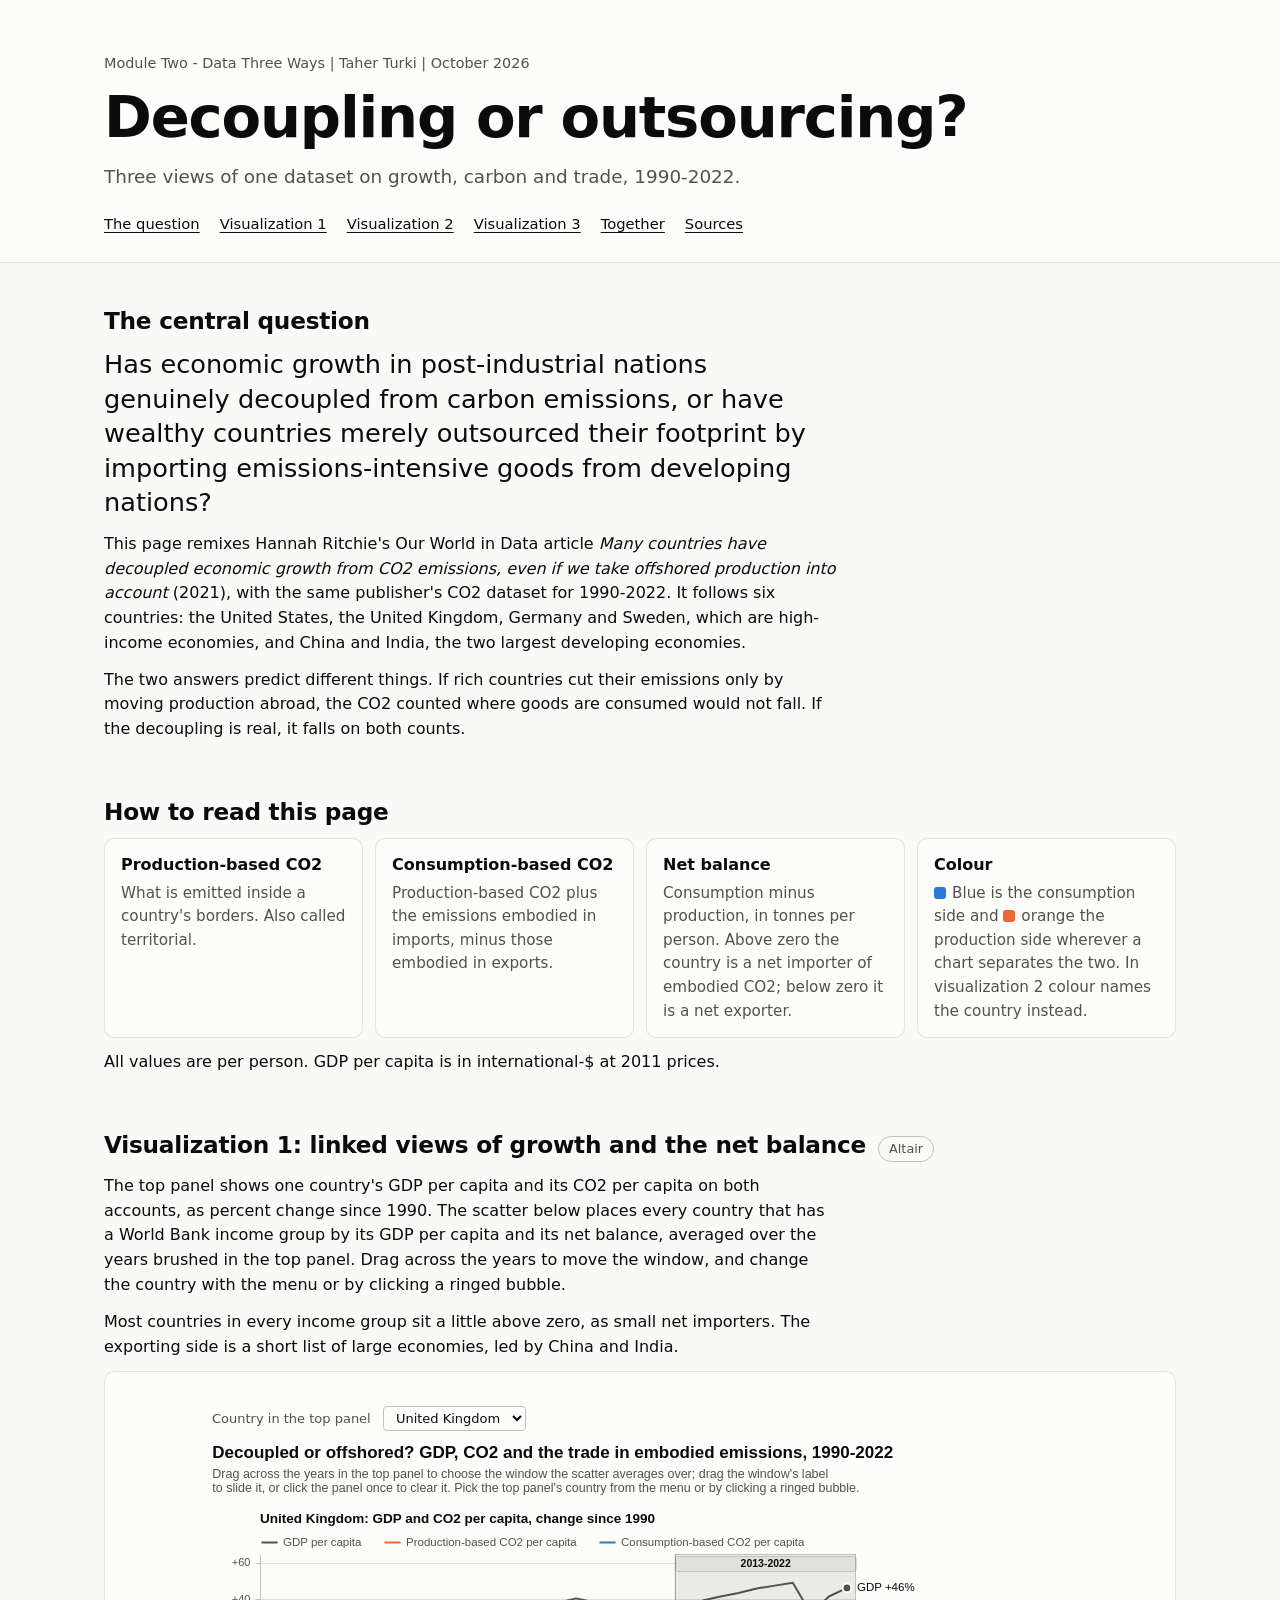
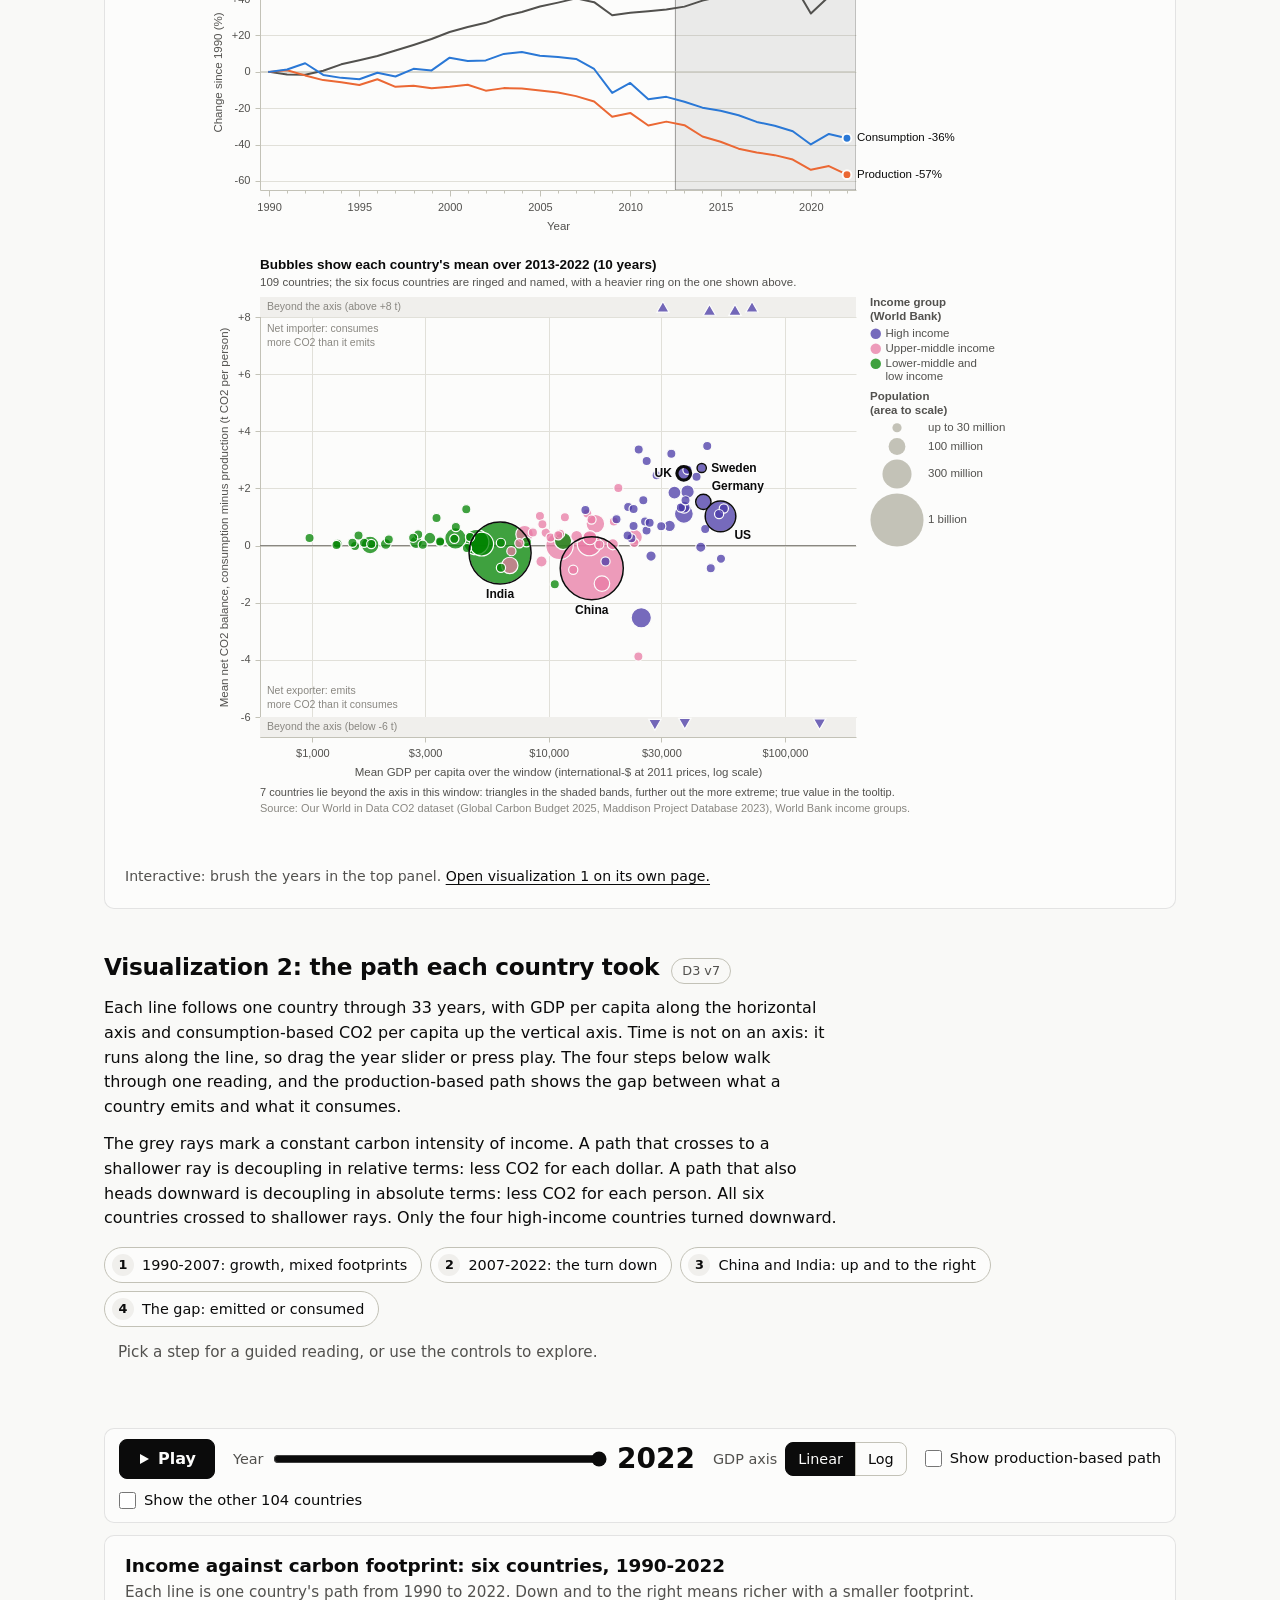
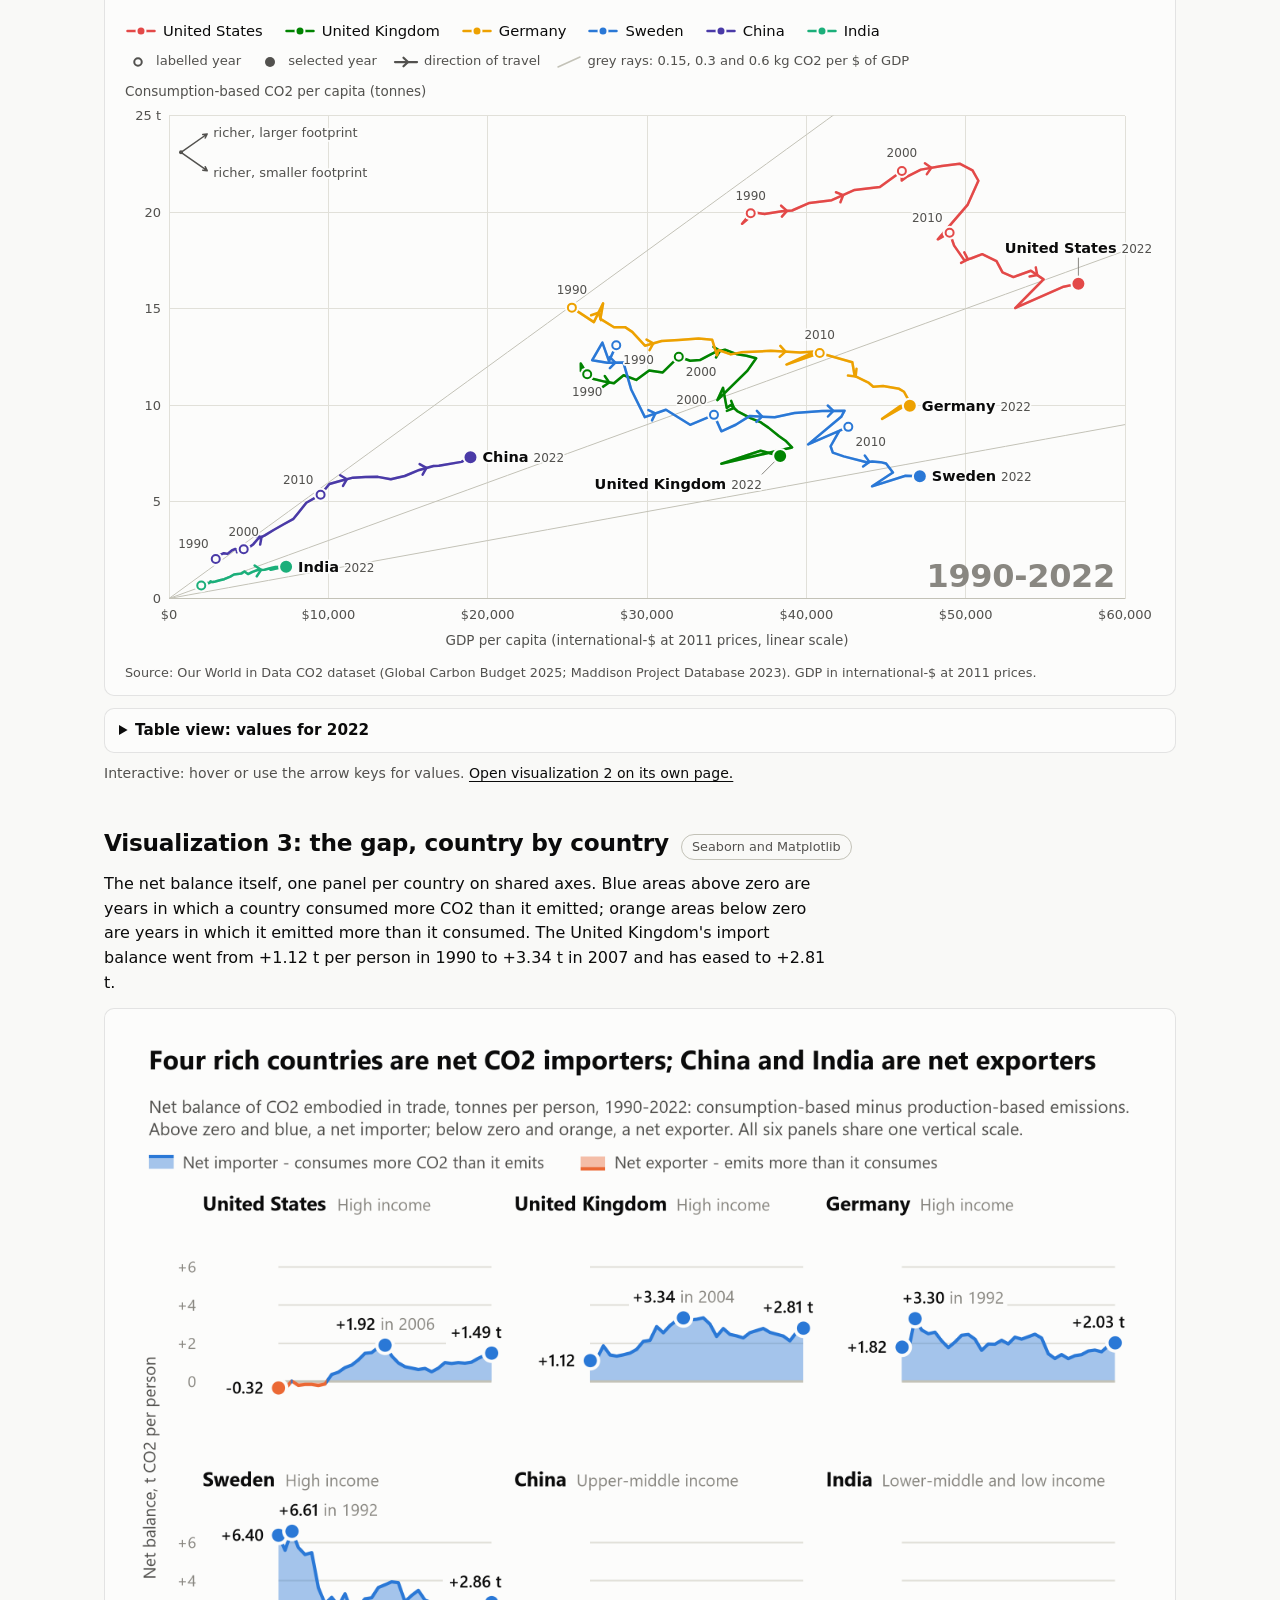
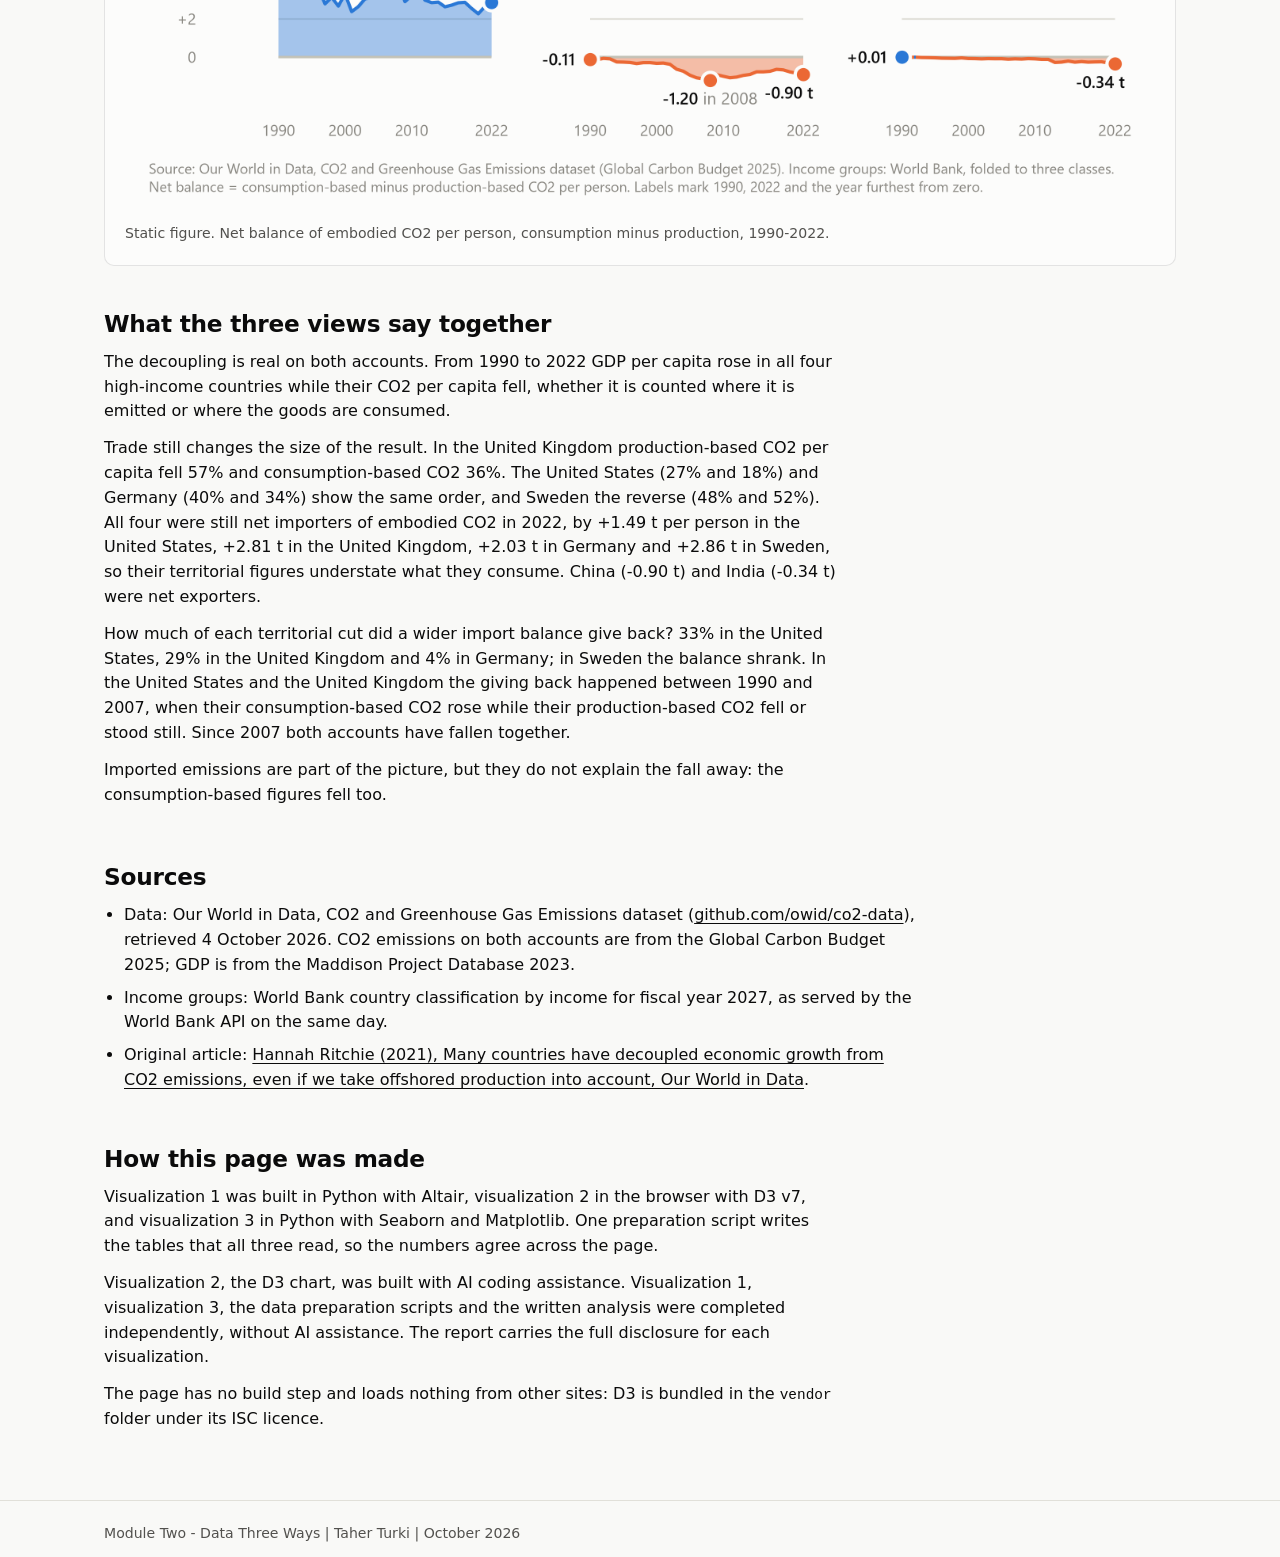
<file: index.html>
<!doctype html>
<!--
  index.html: the story page for Module Two - Data Three Ways.

  One question, three visualizations on three platforms:
    1. Altair linked views       altair_export.html, shown in an iframe
    2. D3 connected scatterplot  drawn live by d3_vis.js and d3_story.js
    3. Seaborn small multiples   img/vis3_seaborn_diverging.png

  The narrative copy sits in elements with fixed ids so it can be revised
  without touching the layout: copy-intro, copy-vis1, copy-vis2, copy-vis3,
  copy-synthesis. A span with a data-fact attribute holds a number; d3_story.js
  recomputes it from data/decoupling_data.js on load, and the text typed here
  is what a reader without JavaScript sees. Keep the spans when editing.

  No build step and no external request: D3 is in vendor/, there are no web
  fonts, and the page also works when opened straight from disk.
-->
<html lang="en">
<head>
<meta charset="utf-8">
<meta name="viewport" content="width=device-width, initial-scale=1">
<meta name="color-scheme" content="light">
<title>Decoupling or outsourcing? | Module Two - Data Three Ways</title>
<meta name="description" content="Three visualizations of GDP and CO2 per capita, 1990-2022: has growth decoupled from emissions, or were the emissions moved abroad?">
<link rel="icon" href="data:,">
<link rel="stylesheet" href="styles.css">
</head>
<body>
<a class="skip" href="#main">Skip to content</a>

<header class="masthead">
  <div class="wrap">
    <p class="byline">Module Two - Data Three Ways | Taher Turki | October 2026</p>
    <h1>Decoupling or outsourcing?</h1>
    <p class="standfirst">Three views of one dataset on growth, carbon and trade, 1990-2022.</p>
    <nav class="toc" aria-label="Sections of this page">
      <ul>
        <li><a href="#question">The question</a></li>
        <li><a href="#vis1">Visualization 1</a></li>
        <li><a href="#vis2">Visualization 2</a></li>
        <li><a href="#vis3">Visualization 3</a></li>
        <li><a href="#synthesis">Together</a></li>
        <li><a href="#sources">Sources</a></li>
      </ul>
    </nav>
  </div>
</header>

<main id="main">

  <section class="section" id="question" aria-labelledby="question-h">
    <div class="wrap">
      <h2 id="question-h">The central question</h2>
      <div class="prose" id="copy-intro">
        <p class="question">Has economic growth in post-industrial nations genuinely
          decoupled from carbon emissions, or have wealthy countries merely outsourced
          their footprint by importing emissions-intensive goods from developing
          nations?</p>
        <p>This page remixes Hannah Ritchie's Our World in Data article
          <cite>Many countries have decoupled economic growth from CO2 emissions, even if we take offshored production into account</cite> (2021), with
          the same publisher's CO2 dataset for
          <span data-fact="year_first">1990</span>-<span data-fact="year_last">2022</span>.
          It follows six countries: the United States, the United Kingdom, Germany and
          Sweden, which are high-income economies, and China and India, the two largest
          developing economies.</p>
        <p>The two answers predict different things. If rich countries cut their emissions
          only by moving production abroad, the CO2 counted where goods are consumed would
          not fall. If the decoupling is real, it falls on both counts.</p>
      </div>
    </div>
  </section>

  <section class="section" id="how-to-read" aria-labelledby="how-h">
    <div class="wrap">
      <h2 id="how-h">How to read this page</h2>
      <dl class="defs">
        <div>
          <dt>Production-based CO2</dt>
          <dd>What is emitted inside a country's borders. Also called territorial.</dd>
        </div>
        <div>
          <dt>Consumption-based CO2</dt>
          <dd>Production-based CO2 plus the emissions embodied in imports, minus those
            embodied in exports.</dd>
        </div>
        <div>
          <dt>Net balance</dt>
          <dd>Consumption minus production, in tonnes per person. Above zero the country is
            a net importer of embodied CO2; below zero it is a net exporter.</dd>
        </div>
        <div>
          <dt>Colour</dt>
          <dd><span class="swatch swatch-consumption" aria-hidden="true"></span>Blue is the
            consumption side and
            <span class="swatch swatch-production" aria-hidden="true"></span>orange the
            production side wherever a chart separates the two. In visualization 2 colour
            names the country instead.</dd>
        </div>
      </dl>
      <div class="prose">
        <p>All values are per person. GDP per capita is in international-$ at 2011 prices.</p>
      </div>
    </div>
  </section>

  <section class="section" id="vis1" aria-labelledby="vis1-h">
    <div class="wrap">
      <div class="vis-head">
        <h2 id="vis1-h">Visualization 1: linked views of growth and the net balance</h2>
        <span class="tool">Altair</span>
      </div>
      <div class="prose" id="copy-vis1">
        <p>The top panel shows one country's GDP per capita and its CO2 per capita on both
          accounts, as percent change since 1990. The scatter below places every country
          that has a World Bank income group by its GDP per capita and its net balance,
          averaged over the years brushed in the top panel. Drag across the years to move
          the window, and change the country with the menu or by clicking a ringed
          bubble.</p>
        <p>Most countries in every income group sit a little above zero, as small net
          importers. The exporting side is a short list of large economies, led by China
          and India.</p>
      </div>
      <figure class="card vis-body">
        <div class="pending" id="vis1-pending" hidden>
          <strong>Visualization 1 has not been exported yet.</strong>
          Run <code>python scripts/vis1_altair_linked.py</code> to write
          <code>web/altair_export.html</code>, then reload this page.
        </div>
        <iframe class="frame" id="vis1-frame" data-src="altair_export.html" loading="lazy"
                title="Visualization 1: linked views built with Altair" hidden></iframe>
        <noscript><p>The chart is interactive and needs JavaScript.
          <a href="altair_export.html">Open visualization 1 on its own page.</a></p></noscript>
        <figcaption id="vis1-caption" hidden>Interactive: brush the years in the top panel.
          <a href="altair_export.html">Open visualization 1 on its own page.</a></figcaption>
      </figure>
    </div>
  </section>

  <section class="section" id="vis2" aria-labelledby="vis2-h">
    <div class="wrap">
      <div class="vis-head">
        <h2 id="vis2-h">Visualization 2: the path each country took</h2>
        <span class="tool">D3 v7</span>
      </div>
      <div class="prose" id="copy-vis2">
        <p>Each line follows one country through <span data-fact="n_years">33</span> years,
          with GDP per capita along the horizontal axis and consumption-based CO2 per capita
          up the vertical axis. Time is not on an axis: it runs along the line, so drag the
          year slider or press play. The four steps below walk through one reading, and the
          production-based path shows the gap between what a country emits and what it
          consumes.</p>
        <p>The grey rays mark a constant carbon intensity of income. A path that crosses
          to a shallower ray is decoupling in relative terms: less CO2 for each dollar. A
          path that also heads downward is decoupling in absolute terms: less CO2 for each
          person. All six countries crossed to shallower rays. Only the four high-income
          countries turned downward.</p>
      </div>
      <div class="vis-body" data-decoupling-app>
        <noscript>This chart is drawn in the browser and needs JavaScript.</noscript>
      </div>
      <p class="vis-note">Interactive: hover or use the arrow keys for values.
        <a href="d3_embed.html">Open visualization 2 on its own page.</a></p>
    </div>
  </section>

  <section class="section" id="vis3" aria-labelledby="vis3-h">
    <div class="wrap">
      <div class="vis-head">
        <h2 id="vis3-h">Visualization 3: the gap, country by country</h2>
        <span class="tool">Seaborn and Matplotlib</span>
      </div>
      <div class="prose" id="copy-vis3">
        <p>The net balance itself, one panel per country on shared axes. Blue areas above
          zero are years in which a country consumed more CO2 than it emitted; orange areas
          below zero are years in which it emitted more than it consumed. The United
          Kingdom's import balance went from
          <span data-fact="gbr_net_1990">+1.12 t</span> per person in 1990 to
          <span data-fact="gbr_net_2007">+3.34 t</span> in 2007 and has eased to
          <span data-fact="gbr_net_2022">+2.81 t</span>.</p>
      </div>
      <figure class="card vis-body">
        <div class="pending" id="vis3-pending" hidden>
          <strong>Visualization 3 has not been rendered yet.</strong>
          Run <code>python scripts/vis3_seaborn_diverging.py</code> and then
          <code>python scripts/capture_web.py</code>, which copies the figure to
          <code>web/img/</code>.
        </div>
        <img class="figure-img" id="vis3-img" src="img/vis3_seaborn_diverging.png"
             loading="lazy" decoding="async"
             alt="Six small charts, one per country, of the net balance of embodied CO2 per person from 1990 to 2022. The United States, the United Kingdom, Germany and Sweden are above zero in 2022, as net importers. China and India are below zero, as net exporters.">
        <figcaption id="vis3-caption">Static figure. Net balance of embodied CO2 per person,
          consumption minus production, 1990-2022.</figcaption>
      </figure>
    </div>
  </section>

  <section class="section" id="synthesis" aria-labelledby="synthesis-h">
    <div class="wrap">
      <h2 id="synthesis-h">What the three views say together</h2>
      <div class="prose" id="copy-synthesis">
        <p>The decoupling is real on both accounts. From 1990 to 2022 GDP per capita rose in
          all four high-income countries while their CO2 per capita fell, whether it is
          counted where it is emitted or where the goods are consumed.</p>
        <p>Trade still changes the size of the result. In the United Kingdom production-based
          CO2 per capita fell <span data-fact="gbr_prod_change_abs">57%</span> and
          consumption-based CO2 <span data-fact="gbr_cons_change_abs">36%</span>. The United
          States (<span data-fact="usa_prod_change_abs">27%</span> and
          <span data-fact="usa_cons_change_abs">18%</span>) and Germany
          (<span data-fact="deu_prod_change_abs">40%</span> and
          <span data-fact="deu_cons_change_abs">34%</span>) show the same order, and Sweden
          the reverse (<span data-fact="swe_prod_change_abs">48%</span> and
          <span data-fact="swe_cons_change_abs">52%</span>). All four were still net
          importers of embodied CO2 in 2022, by
          <span data-fact="usa_net_2022">+1.49 t</span> per person in the United States,
          <span data-fact="gbr_net_2022">+2.81 t</span> in the United Kingdom,
          <span data-fact="deu_net_2022">+2.03 t</span> in Germany and
          <span data-fact="swe_net_2022">+2.86 t</span> in Sweden, so their territorial
          figures understate what they consume. China
          (<span data-fact="chn_net_2022">-0.90 t</span>) and India
          (<span data-fact="ind_net_2022">-0.34 t</span>) were net exporters.</p>
        <p>How much of each territorial cut did a wider import balance give back?
          <span data-fact="usa_offset_share">33%</span> in the United States,
          <span data-fact="gbr_offset_share">29%</span> in the United Kingdom and
          <span data-fact="deu_offset_share">4%</span> in Germany; in Sweden the balance
          shrank. In the United States and the United Kingdom the giving back happened
          between 1990 and 2007, when their consumption-based CO2 rose while their
          production-based CO2 fell or stood still. Since 2007 both accounts have fallen
          together.</p>
        <p>Imported emissions are part of the picture, but they do not explain the fall
          away: the consumption-based figures fell too.</p>
      </div>
    </div>
  </section>

  <section class="section" id="sources" aria-labelledby="sources-h">
    <div class="wrap">
      <h2 id="sources-h">Sources</h2>
      <ul class="sources">
        <li>Data: Our World in Data, CO2 and Greenhouse Gas Emissions dataset
          (<a href="https://github.com/owid/co2-data">github.com/owid/co2-data</a>),
          retrieved <span data-fact="retrieved">4 October 2026</span>. CO2 emissions on both
          accounts are from the Global Carbon Budget 2025; GDP is from the Maddison
          Project Database 2023.</li>
        <li>Income groups: World Bank country classification by income for fiscal year
          2027, as served by the World Bank API on the same day.</li>
        <li>Original article:
          <a href="https://ourworldindata.org/co2-gdp-decoupling">Hannah Ritchie (2021), Many countries have decoupled economic growth from CO2 emissions, even if we take offshored production into account, Our World in Data</a>.</li>
      </ul>
    </div>
  </section>

  <section class="section" id="made" aria-labelledby="made-h">
    <div class="wrap">
      <h2 id="made-h">How this page was made</h2>
      <div class="prose">
        <p>Visualization 1 was built in Python with Altair, visualization 2 in the browser
          with D3 v7, and visualization 3 in Python with Seaborn and Matplotlib. One
          preparation script writes the tables that all three read, so the numbers agree
          across the page.</p>
        <p>Visualization 2, the D3 chart, was built with AI coding assistance. Visualization 1,
          visualization 3, the data preparation scripts and the written analysis were completed
          independently, without AI assistance. The report carries the full disclosure for each
          visualization.</p>
        <p>The page has no build step and loads nothing from other sites: D3 is bundled in
          the <code>vendor</code> folder under its ISC licence.</p>
      </div>
    </div>
  </section>

</main>

<footer class="footer">
  <div class="wrap">
    <p>Module Two - Data Three Ways | Taher Turki | October 2026</p>
  </div>
</footer>

<script src="vendor/d3.v7.min.js"></script>
<script src="data/decoupling_data.js"></script>
<script src="d3_vis.js"></script>
<script src="d3_story.js"></script>
<script>
// The other two visualizations are written by their own scripts and may not
// exist yet. Each one is shown when its file is there and replaced by a short
// note when it is not, so the page never shows a broken frame or image.
(function () {
  "use strict";

  var frame = document.getElementById("vis1-frame");
  var url = frame.getAttribute("data-src");

  function showFrame(found) {
    document.getElementById("vis1-pending").hidden = found;
    document.getElementById("vis1-caption").hidden = !found;
    frame.hidden = !found;
    if (found) { frame.src = url; }
  }

  // On a server the frame takes the height of the page inside it. From disk
  // the browser keeps the two documents apart, and the CSS height stands.
  frame.addEventListener("load", function () {
    try {
      var inner = frame.contentDocument;
      var resize = function () {
        var height = inner.documentElement.scrollHeight;
        if (height > 200) { frame.style.height = height + "px"; }
      };
      resize();
      if (window.ResizeObserver) { new ResizeObserver(resize).observe(inner.body); }
    } catch (error) { /* a file: page cannot be measured from outside */ }
  });

  if (window.location.protocol === "file:") {
    // fetch() cannot read file: addresses, but an <object> reports whether
    // the file it points at could be loaded.
    var probe = document.createElement("object");
    probe.type = "text/html";
    probe.width = 1;
    probe.height = 1;
    probe.tabIndex = -1;
    probe.setAttribute("aria-hidden", "true");
    probe.style.cssText = "position:absolute;left:-10px;top:0;visibility:hidden";
    probe.onload = function () { probe.remove(); showFrame(true); };
    probe.onerror = function () { probe.remove(); showFrame(false); };
    probe.data = url;
    document.body.appendChild(probe);
  } else {
    // The whole file is read, so the frame that follows is served from the cache.
    fetch(url).then(function (reply) {
      return reply.blob().then(function () { showFrame(reply.ok); });
    }).catch(function () { showFrame(false); });
  }

  var image = document.getElementById("vis3-img");
  function imageMissing() {
    image.hidden = true;
    document.getElementById("vis3-caption").hidden = true;
    document.getElementById("vis3-pending").hidden = false;
  }
  image.addEventListener("error", imageMissing);
  if (image.complete && image.naturalWidth === 0 && image.currentSrc) { imageMissing(); }
})();
</script>
</body>
</html>
</file>
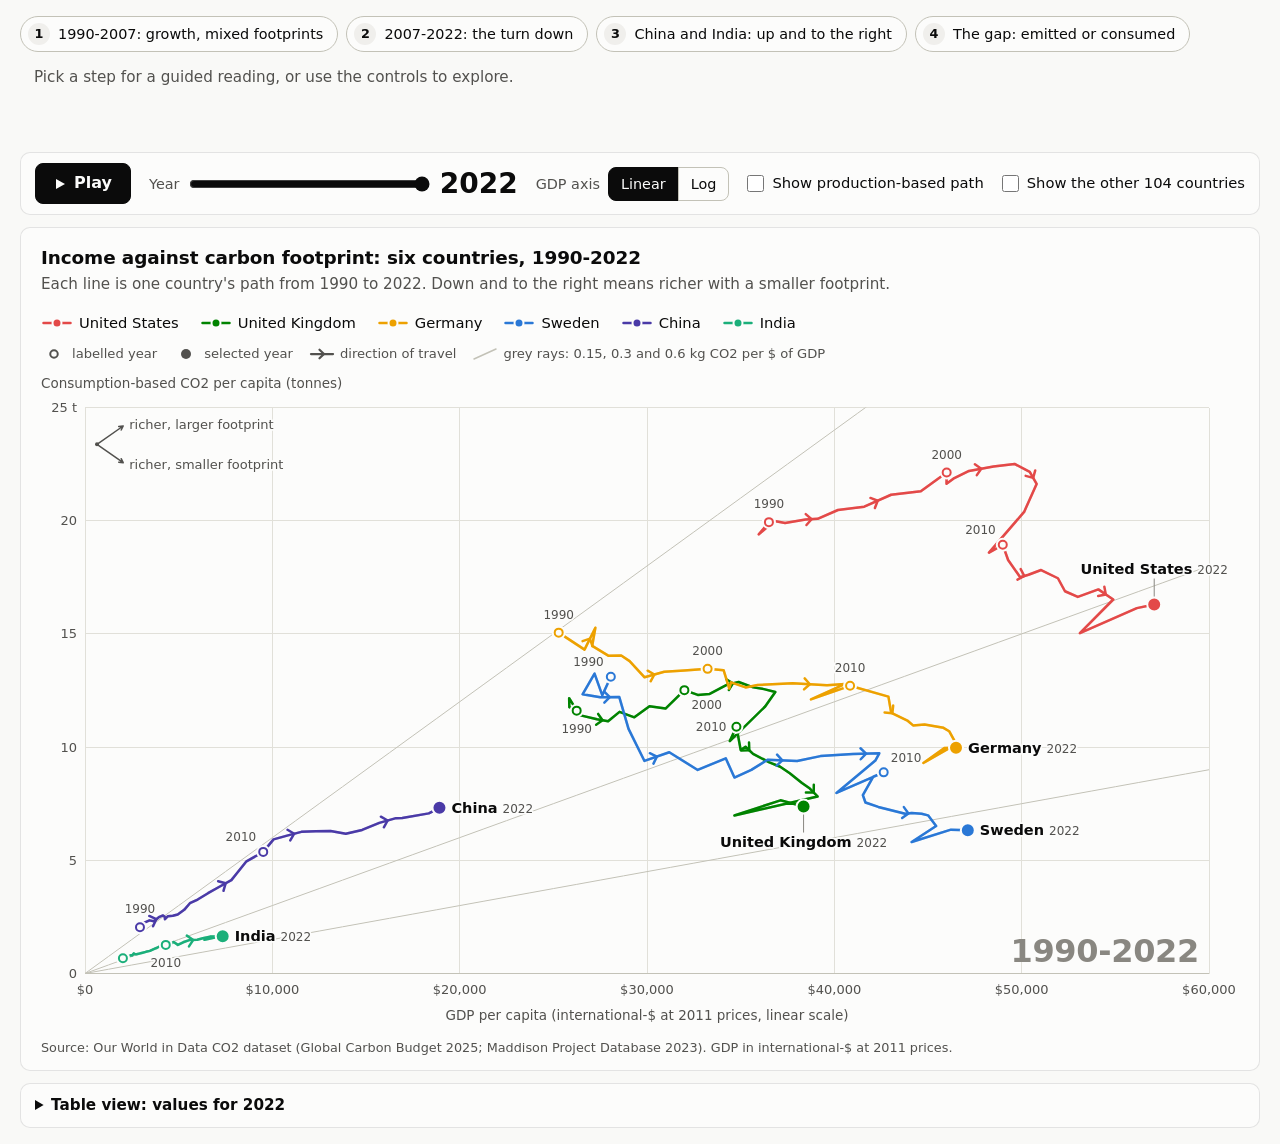
<file: d3_embed.html>
<!doctype html>
<!--
  d3_embed.html: Visualization 2 on its own. The same chart component and the
  same controls as index.html, with no page chrome, for iframes and screenshots.

  URL parameters set the first state, for example
      d3_embed.html?year=2007&x=log&overlay=1&context=1&only=United%20Kingdom,China

  data-fit-viewport lets the plot give up height so the page fits a frame of
  fixed height without a second scrollbar. Everything loads from this folder:
  no CDN, no web font, no network request.
-->
<html lang="en">
<head>
<meta charset="utf-8">
<meta name="viewport" content="width=device-width, initial-scale=1">
<meta name="color-scheme" content="light">
<title>Income against carbon footprint: six countries, 1990-2022</title>
<link rel="icon" href="data:,">
<link rel="stylesheet" href="styles.css">
</head>
<body class="embed">
<main>
  <div data-decoupling-app data-fit-viewport data-title-tag="h1">
    <noscript>This chart is drawn in the browser and needs JavaScript.</noscript>
  </div>
</main>
<script src="vendor/d3.v7.min.js"></script>
<script src="data/decoupling_data.js"></script>
<script src="d3_vis.js"></script>
<script src="d3_story.js"></script>
</body>
</html>
</file>
<file: styles.css>
/*
 * styles.css -- one stylesheet for index.html and d3_embed.html.
 *
 * Light theme only. The chart colours were validated against one surface
 * (#fcfcfb), so the page does not follow a dark system setting. The tokens
 * below mirror scripts/common.py. The six country hues are not here: they
 * arrive with the data and d3_vis.js sets them on the marks.
 *
 * Order: tokens and base, page layout, the controls around the D3 chart, the
 * chart itself (.dc-*), small screens, reduced motion, print.
 */

/* ------------------------------------------------------------------ tokens */
:root {
  color-scheme: light;
  --surface: #fcfcfb;        /* chart and card surface */
  --page: #f9f9f7;           /* page plane */
  --ink: #0b0b0b;            /* primary text */
  --ink-2: #52514e;          /* secondary text, axis text */
  --muted: #898781;          /* the large year range; years on a part of a path not yet reached */
  --grid: #e1e0d9;           /* hairline gridlines */
  --axis: #c3c2b7;           /* baseline, control borders, context paths */
  --zero: #f0efec;           /* neutral fill */
  --border: rgba(11, 11, 11, 0.10);
  --consumption: #2a78d6;    /* blue: the consumption side, in visualizations 1 and 3 */
  --production: #eb6834;     /* orange: the production side, in visualizations 1 and 3 */
  --font: "Segoe UI", system-ui, -apple-system, BlinkMacSystemFont, "Helvetica Neue", Arial,
          sans-serif;
  --radius: 10px;
}

/* ------------------------------------------------------------------ base */
*, *::before, *::after { box-sizing: border-box; }

html { -webkit-text-size-adjust: 100%; scroll-behavior: smooth; }

body {
  margin: 0;
  background: var(--page);
  color: var(--ink);
  font: 400 1rem/1.55 var(--font);
}

/* An element with a display rule of its own would otherwise ignore [hidden]. */
[hidden] { display: none !important; }

a { color: var(--ink); text-decoration-thickness: 1px; text-underline-offset: 3px; }
a:hover { text-decoration-thickness: 2px; }

/* Focus is drawn in ink, never in a data colour. */
:focus-visible { outline: 2px solid var(--ink); outline-offset: 2px; border-radius: 3px; }

button, input { font: inherit; color: inherit; }

.wrap { max-width: 1120px; margin: 0 auto; padding: 0 24px; }

.skip {
  position: absolute; left: 12px; top: -48px; z-index: 10;
  padding: 8px 12px; background: var(--ink); color: var(--surface); border-radius: 6px;
}
.skip:focus { top: 12px; }

/* ------------------------------------------------------------------ page */
.masthead {
  padding: 52px 0 26px;
  background: var(--surface);
  border-bottom: 1px solid var(--grid);
}
.byline { margin: 0 0 14px; color: var(--ink-2); font-size: 0.9rem; }
h1 {
  margin: 0;
  font-size: clamp(2.1rem, 5.4vw, 3.6rem);
  line-height: 1.05;
  letter-spacing: -0.02em;
  font-weight: 650;
}
.standfirst { margin: 14px 0 0; max-width: 58ch; color: var(--ink-2); font-size: 1.15rem; }
.toc { margin-top: 22px; }
.toc ul {
  display: flex; flex-wrap: wrap; gap: 6px 20px;
  margin: 0; padding: 0; list-style: none; font-size: 0.92rem;
}

main { padding-bottom: 56px; }
.section { padding-top: 44px; scroll-margin-top: 8px; }
h2 {
  margin: 0 0 12px;
  font-size: 1.45rem; line-height: 1.2; letter-spacing: -0.01em; font-weight: 650;
}
.prose { max-width: 72ch; }
.prose p { margin: 0 0 12px; }
.question {
  max-width: 34em; margin: 0 0 16px;
  font-size: clamp(1.2rem, 2.4vw, 1.6rem); line-height: 1.35; font-weight: 500;
}

.defs {
  display: grid; grid-template-columns: repeat(auto-fit, minmax(240px, 1fr)); gap: 12px;
  margin: 4px 0 12px;
}
.defs > div {
  padding: 14px 16px;
  background: var(--surface); border: 1px solid var(--border); border-radius: var(--radius);
}
.defs dt { font-weight: 650; margin-bottom: 4px; }
.defs dd { margin: 0; color: var(--ink-2); font-size: 0.95rem; }
.swatch {
  display: inline-block; width: 12px; height: 12px; margin-right: 6px;
  border-radius: 3px; vertical-align: -1px;
}
.swatch-consumption { background: var(--consumption); }
.swatch-production { background: var(--production); }

.vis-head {
  display: flex; flex-wrap: wrap; align-items: baseline; gap: 6px 12px;
  margin-bottom: 12px;
}
.vis-head h2 { margin: 0; }
.tool {
  padding: 2px 10px;
  border: 1px solid var(--axis); border-radius: 999px;
  color: var(--ink-2); font-size: 0.8rem; white-space: nowrap;
}
.vis-body { margin-top: 16px; }
.vis-note { margin: 10px 0 0; color: var(--ink-2); font-size: 0.88rem; }

.card {
  margin: 0; padding: 20px;
  background: var(--surface); border: 1px solid var(--border); border-radius: var(--radius);
}
.card figcaption { margin-top: 10px; color: var(--ink-2); font-size: 0.88rem; }
/* The height is that of the Altair page; on a server the page script then sets it exactly. */
.frame {
  display: block; width: 100%; max-width: 880px; height: 1040px; margin: 0 auto;
  border: 0; background: var(--surface);
}
.figure-img { display: block; width: 100%; height: auto; }
.pending {
  padding: 26px 20px;
  background: var(--page); border: 1px solid var(--axis); border-radius: 8px;
  color: var(--ink-2);
}
.pending strong { display: block; margin-bottom: 4px; color: var(--ink); }
.pending code, .prose code, .sources code {
  font-family: Consolas, "Courier New", monospace; font-size: 0.9em;
}

.sources { max-width: 80ch; margin: 0; padding-left: 20px; }
.sources li { margin-bottom: 8px; }

.footer {
  padding: 22px 0 36px;
  border-top: 1px solid var(--grid);
  color: var(--ink-2); font-size: 0.88rem;
}
.footer p { margin: 0; }

/* ------------------------------------------------------------------ around the D3 chart */
.app { display: grid; gap: 12px; min-width: 0; }
.app > * { min-width: 0; }

.story { display: grid; gap: 8px; }
.story-steps { display: flex; flex-wrap: wrap; gap: 8px; }
.story-step {
  display: inline-flex; align-items: center; gap: 8px;
  padding: 6px 14px 6px 7px;
  background: var(--surface); border: 1px solid var(--axis); border-radius: 999px;
  font-size: 0.9rem; line-height: 1.25; text-align: left; cursor: pointer;
}
.story-step:hover { border-color: var(--ink-2); }
.story-num {
  flex: none; display: inline-grid; place-items: center;
  width: 22px; height: 22px; border-radius: 50%;
  background: var(--zero); font-size: 0.8rem; font-weight: 650;
}
.story-step[aria-pressed="true"] {
  background: var(--ink); border-color: var(--ink); color: var(--surface);
}
.story-step[aria-pressed="true"] .story-num { background: var(--surface); color: var(--ink); }
/* Room for three lines is kept, so the chart does not jump when a caption changes. */
.story-caption {
  min-height: calc(4.5em + 12px); margin: 0; padding: 6px 12px;
  border-left: 2px solid transparent;
  color: var(--ink-2); font-size: 0.95rem; line-height: 1.5;
}
.story-caption.is-step { border-left-color: var(--ink); color: var(--ink); }

/* One row of controls above the chart they scope; it wraps on small screens. */
.vc {
  display: flex; flex-wrap: wrap; align-items: center; gap: 10px 18px;
  padding: 10px 14px;
  background: var(--surface); border: 1px solid var(--border); border-radius: var(--radius);
}
.vc-play {
  display: inline-flex; align-items: center; justify-content: center; gap: 8px;
  min-width: 96px; padding: 7px 14px;
  background: var(--ink); border: 1px solid var(--ink); border-radius: 8px;
  color: var(--surface); font-weight: 600; cursor: pointer;
}
.vc-play svg { width: 12px; height: 12px; fill: currentColor; }
.vc-year { display: flex; align-items: center; gap: 10px; flex: 1 1 220px; min-width: 200px; }
.vc-year label, .vc-scale-label { color: var(--ink-2); font-size: 0.9rem; }
.vc-year input[type="range"] {
  flex: 1 1 auto; min-width: 100px; height: 28px; margin: 0;
  accent-color: var(--ink);
}
.vc-year-value {
  min-width: 4ch;
  font-size: 1.75rem; font-weight: 650; line-height: 1; text-align: right;
}
.vc-scale { display: inline-flex; align-items: center; gap: 8px; }
.seg { position: relative; display: inline-flex; }
.seg + .seg { margin-left: -9px; }
.seg input { position: absolute; inset: 0; margin: 0; opacity: 0; cursor: pointer; }
.seg span {
  padding: 5px 12px;
  background: var(--surface); border: 1px solid var(--axis);
  font-size: 0.9rem;
}
.seg:first-of-type span { border-radius: 8px 0 0 8px; }
.seg:last-of-type span { border-radius: 0 8px 8px 0; }
.seg input:checked + span {
  background: var(--ink); border-color: var(--ink); color: var(--surface);
}
.seg input:focus-visible + span { outline: 2px solid var(--ink); outline-offset: 2px; }
.vc-check {
  display: inline-flex; align-items: center; gap: 8px;
  font-size: 0.92rem; cursor: pointer;
}
.vc-check input { flex: none; width: 17px; height: 17px; margin: 0; accent-color: var(--ink); }

.tv { background: var(--surface); border: 1px solid var(--border); border-radius: var(--radius); }
.tv summary {
  padding: 10px 14px; border-radius: var(--radius);
  font-size: 0.95rem; font-weight: 600; cursor: pointer;
}
.tv-scroll { overflow-x: auto; padding: 0 14px 12px; }
.tv table {
  width: 100%; min-width: 600px; border-collapse: collapse;
  font-size: 0.9rem; font-variant-numeric: tabular-nums;
}
.tv caption {
  caption-side: top; padding: 0 10px 8px;
  color: var(--ink-2); font-size: 0.85rem; text-align: left;
}
.tv th, .tv td {
  padding: 7px 10px; border-top: 1px solid var(--grid);
  text-align: right; white-space: nowrap;
}
.tv th:first-child { text-align: left; }
.tv thead th {
  border-top: 0;
  color: var(--ink-2); font-weight: 600; white-space: normal; vertical-align: bottom;
}
.tv tbody th { font-weight: 600; }
.tv td:last-child { text-align: left; color: var(--ink-2); }
.tv-key {
  display: inline-block; width: 16px; height: 3px; margin-right: 8px;
  border-radius: 2px; vertical-align: middle;
}

/* ------------------------------------------------------------------ the chart */
.dc {
  position: relative;
  padding: 18px 20px 12px;
  background: var(--surface); border: 1px solid var(--border); border-radius: var(--radius);
}
.dc-title {
  margin: 0;
  font-size: 1.15rem; line-height: 1.25; letter-spacing: -0.005em; font-weight: 650;
}
.dc-subtitle { margin: 4px 0 0; color: var(--ink-2); font-size: 0.95rem; }

.dc-legend {
  display: flex; flex-wrap: wrap; align-items: center; gap: 2px 4px;
  margin: 10px 0 0 -6px;
}
.dc-legend-item {
  display: inline-flex; align-items: center; gap: 7px;
  padding: 4px 10px 4px 6px;
  background: none; border: 1px solid transparent; border-radius: 999px;
  font-size: 0.92rem; cursor: pointer;
}
.dc-legend-item:hover { border-color: var(--axis); }
.dc-legend-key { flex: none; }
/* Hidden countries keep their own colour in the key, dimmed, and lose it nowhere else. */
.dc-legend-item[aria-pressed="false"] { color: var(--ink-2); text-decoration: line-through; }
.dc-legend-item[aria-pressed="false"] .dc-legend-key { opacity: 0.3; }
.dc-legend-reset {
  margin-left: 6px; padding: 4px 8px;
  background: none; border: 0; border-radius: 6px;
  font-size: 0.88rem; text-decoration: underline; text-underline-offset: 3px; cursor: pointer;
}

.dc-key {
  display: flex; flex-wrap: wrap; gap: 2px 16px;
  margin-top: 4px;
  color: var(--ink-2); font-size: 0.82rem;
}
.dc-key-item { display: inline-flex; align-items: center; gap: 5px; }
.dc-key svg { flex: none; }
.dc-key-hollow { fill: var(--surface); stroke: var(--ink-2); stroke-width: 2; }
.dc-key-fill { fill: var(--ink-2); }
.dc-key-line {
  fill: none; stroke: var(--ink-2); stroke-width: 2.25;
  stroke-linecap: round; stroke-linejoin: round;
}
.dc-key-thin { stroke: var(--ink-2); stroke-width: 1.25; stroke-linecap: round; opacity: 0.7; }
.dc-key-gap { stroke: var(--ink-2); stroke-width: 1.5; stroke-linecap: round; }

.dc-stage { position: relative; margin-top: 8px; }
.dc-svg { display: block; width: 100%; height: auto; overflow: visible; font-family: var(--font); }
.dc-svg:focus { outline: none; }
.dc-svg:focus-visible { outline: 2px solid var(--ink); outline-offset: 3px; border-radius: 4px; }
.dc-svg text { user-select: none; }
.dc-hit { fill: transparent; pointer-events: all; }

/* Chrome: solid hairlines one step off the surface, text in ink tones. */
.dc-grid line { stroke: var(--grid); stroke-width: 1; shape-rendering: crispEdges; }
.dc-grid .dc-baseline { stroke: var(--axis); }
/* Rays of constant carbon intensity: one step stronger than the grid, still a hairline. */
.dc-guide { fill: none; stroke: var(--axis); stroke-width: 1; }
.dc-key-guide { stroke: var(--axis); stroke-width: 1.5; stroke-linecap: round; }
.dc-tick { fill: var(--ink-2); font-variant-numeric: tabular-nums; }
.dc-axis-title { fill: var(--ink-2); }
.dc-range { fill: var(--muted); font-weight: 600; letter-spacing: -0.01em; }
.dc-note, .dc-empty { fill: var(--ink-2); }
.dc-compass-line {
  fill: none; stroke: var(--ink-2); stroke-width: 1.5;
  stroke-linecap: round; stroke-linejoin: round;
}
.dc-compass-origin { fill: var(--ink-2); }

/* Labels drawn over lines get a surface-coloured halo instead of a box. */
.dc-halo {
  paint-order: stroke fill;
  stroke: var(--surface); stroke-width: 3.5px; stroke-linejoin: round;
}

.dc-context-path {
  fill: none; stroke: var(--axis); stroke-width: 1; stroke-linejoin: round;
  opacity: 0.6;
}
.dc-context-path.is-hover { stroke: var(--ink-2); stroke-width: 1.75; opacity: 1; }
.dc-context.is-dim { opacity: 0.5; }

.dc-country path { fill: none; stroke-linecap: round; stroke-linejoin: round; }
.dc-ghost { opacity: 0.3; }
.dc-prod-ghost { opacity: 0.22; }
.dc-prod-done { opacity: 0.7; }
.dc-chevron.is-ahead { opacity: 0.3; }
.dc-waypoint-ring { fill: var(--surface); }
.dc-waypoint-dot { fill: var(--surface); stroke-width: 2; }
.dc-waypoint.is-ahead .dc-waypoint-dot { stroke-opacity: 0.4; }

/* The 2 px surface ring that keeps a marker legible where it crosses a line. */
.dc-ring { stroke: var(--surface); stroke-width: 2; }
.dc-ring-fill { fill: var(--surface); stroke-width: 1.5; }
.dc-gap, .dc-hover-gap { stroke: var(--ink-2); stroke-width: 1.5; stroke-linecap: round; }
.dc-leader { stroke: var(--muted); stroke-width: 1; }
.dc-hover-ring { fill: none; stroke: var(--ink); stroke-width: 1.5; }

/* Text is never drawn in a data colour: names in ink, years in the secondary ink. */
.dc-name { fill: var(--ink); font-weight: 600; }
.dc-name-year { fill: var(--ink-2); font-weight: 400; font-variant-numeric: tabular-nums; }
.dc-gap-label { fill: var(--ink); font-weight: 600; font-variant-numeric: tabular-nums; }
.dc-year-label { fill: var(--ink-2); font-variant-numeric: tabular-nums; }
.dc-year-label.is-ahead { fill: var(--muted); }

.dc-country, .dc-marker, .dc-label, .dc-year-label, .dc-context {
  transition: opacity 0.12s linear;
}
.dc-country.is-dim { opacity: 0.2; }
.dc-marker.is-dim { opacity: 0.3; }
.dc-label.is-dim, .dc-year-label.is-dim { opacity: 0.35; }

.dc-tooltip {
  position: absolute; z-index: 5; left: 0; top: 0;
  min-width: 212px; max-width: 290px; padding: 10px 12px;
  background: var(--surface); border: 1px solid var(--border); border-radius: 8px;
  box-shadow: 0 6px 24px rgba(11, 11, 11, 0.12), 0 1px 3px rgba(11, 11, 11, 0.08);
  font-size: 0.85rem; line-height: 1.4;
  pointer-events: none;
}
.dc-tt-head {
  display: flex; align-items: center; gap: 8px;
  margin-bottom: 6px;
  font-weight: 650;
}
.dc-tt-key { flex: none; width: 16px; height: 3px; border-radius: 2px; background: var(--axis); }
.dc-tt-year {
  margin-left: auto; padding-left: 12px;
  color: var(--ink-2); font-weight: 400; font-variant-numeric: tabular-nums;
}
/* Values lead in the strong ink; labels follow in the secondary ink. */
.dc-tt-row { display: grid; grid-template-columns: 4.6em 1fr; gap: 10px; align-items: baseline; }
.dc-tt-value {
  font-weight: 650; font-variant-numeric: tabular-nums;
  text-align: right; white-space: nowrap;
}
.dc-tt-label { color: var(--ink-2); }
.dc-tooltip.is-context { min-width: 0; }
.dc-tooltip.is-context .dc-tt-head { margin-bottom: 0; }
.dc-tooltip.is-context .dc-tt-rows { display: none; }

.dc-note-line { margin: 6px 0 0; color: var(--ink-2); font-size: 0.8rem; }
.dc-hidden {
  position: absolute; width: 1px; height: 1px; margin: -1px; padding: 0;
  overflow: hidden; clip-path: inset(50%); white-space: nowrap; border: 0;
}

/* ------------------------------------------------------------------ the embed page */
.embed { padding: 16px 20px; }
.embed main { padding: 0; }

/* ------------------------------------------------------------------ small screens */
@media (max-width: 640px) {
  .wrap { padding: 0 16px; }
  .masthead { padding: 36px 0 22px; }
  .section { padding-top: 36px; }
  .card { padding: 14px; }
  .dc { padding: 14px 14px 10px; }
  .embed { padding: 12px; }
  .vc { gap: 10px 16px; padding: 10px 12px; }
  .vc-year { flex-basis: 100%; order: -1; }
  .vc-year-value { font-size: 1.5rem; }
  .story-step { font-size: 0.86rem; }
  .story-caption { min-height: 0; }
  .frame { height: 1060px; }
}

/* ------------------------------------------------------------------ reduced motion, print */
@media (prefers-reduced-motion: reduce) {
  html { scroll-behavior: auto; }
  *, *::before, *::after { transition: none !important; animation: none !important; }
}

@media print {
  .skip, .toc, .story-steps, .vc { display: none; }
  body { background: #fff; }
}
</file>
